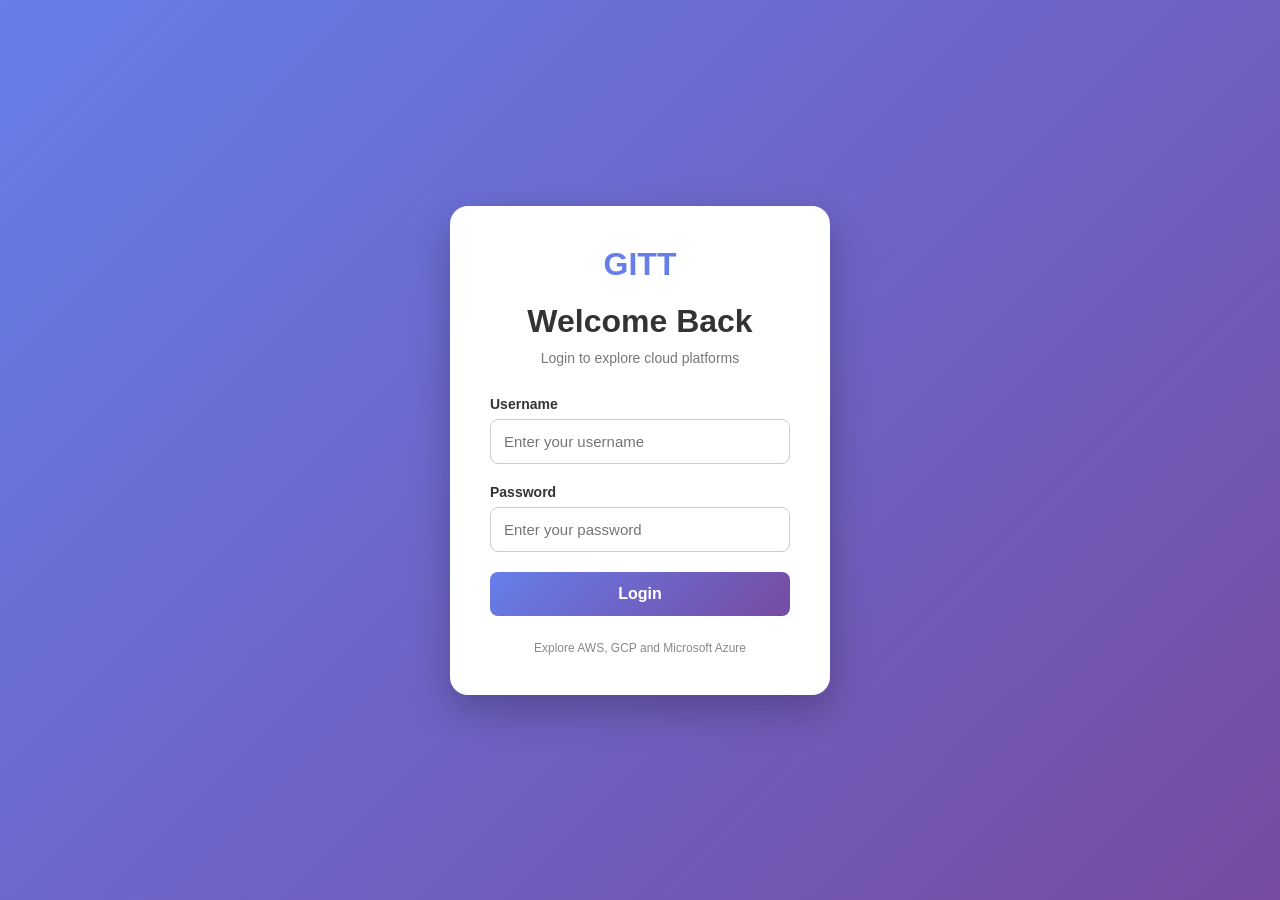
<file: index.html>
<!DOCTYPE html>
<html lang="en">

<head>

    <meta charset="UTF-8">

    <meta name="viewport" content="width=device-width, initial-scale=1.0">

    <title>GITT - Login</title>

    <link rel="stylesheet" href="index.css">

</head>


<body>

    <div class="login-container">

        <div class="login-box">

            <div class="logo">
                GITT
            </div>

            <h1>Welcome Back</h1>

            <p class="subtitle">
                Login to explore cloud platforms
            </p>


            <form onsubmit="login(event)">

                <div class="input-group">

                    <label for="username">
                        Username
                    </label>

                    <input
                        type="text"
                        id="username"
                        placeholder="Enter your username"
                        required
                    >

                </div>


                <div class="input-group">

                    <label for="password">
                        Password
                    </label>

                    <input
                        type="password"
                        id="password"
                        placeholder="Enter your password"
                        required
                    >

                </div>


                <button type="submit">
                    Login
                </button>

            </form>


            <p class="login-info">
                Explore AWS, GCP and Microsoft Azure
            </p>

        </div>

    </div>


    <script src="login.js"></script>

</body>

</html>
</file>
<file: index.css>
* {
    margin: 0;
    padding: 0;
    box-sizing: border-box;
}


body {
    font-family: Arial, sans-serif;

    min-height: 100vh;
}


/* Login background */

.login-container {

    min-height: 100vh;

    display: flex;

    justify-content: center;

    align-items: center;

    background: linear-gradient(
        135deg,
        #667eea,
        #764ba2
    );
}


/* Login box */

.login-box {

    width: 380px;

    padding: 40px;

    background: white;

    border-radius: 18px;

    box-shadow:
        0 15px 40px rgba(0, 0, 0, 0.25);

}


/* Logo */

.logo {

    text-align: center;

    font-size: 32px;

    font-weight: bold;

    color: #667eea;

    margin-bottom: 20px;

}


/* Heading */

.login-box h1 {

    text-align: center;

    color: #333;

    margin-bottom: 10px;

}


/* Subtitle */

.subtitle {

    text-align: center;

    color: #777;

    font-size: 14px;

    margin-bottom: 30px;

}


/* Input group */

.input-group {

    margin-bottom: 20px;

}


/* Labels */

.input-group label {

    display: block;

    margin-bottom: 7px;

    color: #333;

    font-size: 14px;

    font-weight: bold;

}


/* Input */

.input-group input {

    width: 100%;

    padding: 13px;

    border: 1px solid #ccc;

    border-radius: 8px;

    font-size: 15px;

    outline: none;

    transition: 0.3s;

}


/* Input focus */

.input-group input:focus {

    border-color: #667eea;

    box-shadow:
        0 0 6px rgba(102, 126, 234, 0.35);

}


/* Login button */

button {

    width: 100%;

    padding: 13px;

    border: none;

    border-radius: 8px;

    background: linear-gradient(
        135deg,
        #667eea,
        #764ba2
    );

    color: white;

    font-size: 16px;

    font-weight: bold;

    cursor: pointer;

    transition: 0.3s;

}


button:hover {

    transform: translateY(-2px);

    box-shadow:
        0 6px 15px rgba(102, 126, 234, 0.4);

}


/* Bottom information */

.login-info {

    text-align: center;

    margin-top: 25px;

    color: #888;

    font-size: 12px;

}
</file>
<file: about.css>
* {
    margin: 0;
    padding: 0;
    box-sizing: border-box;
}


body {
    font-family: Arial, sans-serif;

    background: #f4f7fb;

    color: #222;
}


/* Navigation */

.navbar {

    height: 70px;

    display: flex;

    align-items: center;

    justify-content: space-between;

    padding: 0 7%;

    background: white;

    box-shadow:
        0 2px 10px rgba(0, 0, 0, 0.08);

}


.logo {

    font-size: 28px;

    font-weight: bold;

    color: #667eea;

}


.nav-links {

    display: flex;

    gap: 30px;

}


.nav-links a {

    text-decoration: none;

    color: #444;

    font-size: 15px;

}


.nav-links a:hover,
.nav-links a.active {

    color: #667eea;

}


/* Hero */

.about-hero {

    text-align: center;

    padding: 70px 20px;

    background:
        linear-gradient(
            135deg,
            #667eea,
            #764ba2
        );

    color: white;

}


.about-icon {

    width: 80px;

    height: 80px;

    margin: 0 auto 20px;

    display: flex;

    align-items: center;

    justify-content: center;

    border-radius: 50%;

    background:
        rgba(255, 255, 255, 0.2);

    font-size: 40px;

}


.about-hero h1 {

    font-size: 42px;

    margin-bottom: 15px;

}


.about-hero p {

    max-width: 700px;

    margin: auto;

    line-height: 1.7;

}


/* Content */

.content-section {

    max-width: 1000px;

    margin: 50px auto;

    padding: 0 20px;

    display: grid;

    grid-template-columns: 1fr 1fr;

    gap: 25px;

}


.content-card {

    background: white;

    padding: 30px;

    border-radius: 15px;

    box-shadow:
        0 7px 20px rgba(0, 0, 0, 0.07);

}


.content-card h2 {

    color: #667eea;

    margin-bottom: 15px;

}


.content-card p {

    color: #666;

    line-height: 1.7;

    margin-bottom: 10px;

}


/* Providers */

.providers {

    text-align: center;

    padding: 40px 20px;

}


.providers h2 {

    margin-bottom: 30px;

}


.provider-container {

    display: flex;

    justify-content: center;

    gap: 25px;

    flex-wrap: wrap;

}


.provider-card {

    width: 250px;

    padding: 30px;

    background: white;

    border-radius: 15px;

    box-shadow:
        0 7px 20px rgba(0, 0, 0, 0.07);

    transition: 0.3s;

}


.provider-card:hover {

    transform: translateY(-7px);

}


.provider-card h3 {

    font-size: 25px;

    margin-bottom: 8px;

}


.provider-card p {

    color: #777;

}


.provider-card.aws h3 {

    color: #ff9900;

}


.provider-card.gcp h3 {

    color: #4285f4;

}


.provider-card.azure h3 {

    color: #0078d4;

}


/* Footer */

footer {

    margin-top: 50px;

    padding: 25px;

    text-align: center;

    background: #222;

    color: #aaa;

}


/* Responsive */

@media (max-width: 700px) {

    .content-section {

        grid-template-columns: 1fr;

    }


    .about-hero h1 {

        font-size: 32px;

    }


    .navbar {

        padding: 0 5%;

    }


    .nav-links {

        gap: 12px;

    }

}
</file>
<file: home_page.css>
* {
    margin: 0;
    padding: 0;
    box-sizing: border-box;
}

body {
    font-family: Arial, sans-serif;
    background: #f4f7fb;
    color: #222;
}


/* =========================
   NAVIGATION BAR
========================= */

.navbar {
    height: 70px;

    display: flex;
    align-items: center;
    justify-content: space-between;

    padding: 0 7%;

    background: white;

    box-shadow: 0 2px 10px rgba(0, 0, 0, 0.08);
}

.logo {
    font-size: 28px;
    font-weight: bold;
    color: #667eea;
}

.nav-links {
    display: flex;
    gap: 30px;
}

.nav-links a {
    text-decoration: none;
    color: #444;

    font-size: 15px;
    font-weight: 500;

    transition: 0.3s;
}

.nav-links a:hover {
    color: #667eea;
}


/* =========================
   HERO SECTION
========================= */

.hero {
    text-align: center;

    padding: 60px 20px 35px;
}

.hero h1 {
    font-size: 40px;
    margin-bottom: 12px;
}

.hero p {
    color: #777;
    font-size: 17px;
}


/* =========================
   CLOUD CONTAINER
========================= */

.cloud-container {
    display: flex;
    justify-content: center;
    align-items: flex-start;

    gap: 25px;

    padding: 20px 5% 60px;
}


/* =========================
   CLOUD CARD
========================= */

.cloud-card {
    width: 360px;

    padding: 30px 25px;

    background: white;

    border-radius: 16px;

    text-align: center;

    box-shadow: 0 8px 25px rgba(0, 0, 0, 0.08);

    transition: 0.3s;
}

.cloud-card:hover {
    transform: translateY(-8px);

    box-shadow: 0 15px 35px rgba(0, 0, 0, 0.15);
}


/* =========================
   CLOUD ICON
========================= */

.cloud-icon {
    width: 80px;
    height: 80px;

    margin: 0 auto 20px;

    display: flex;
    align-items: center;
    justify-content: center;

    border-radius: 50%;

    color: white;

    font-size: 21px;
    font-weight: bold;
}

.aws {
    background: #ff9900;
}

.gcp {
    background: #4285f4;
}

.azure {
    background: #0078d4;
}


/* =========================
   CARD TEXT
========================= */

.cloud-card h2 {
    font-size: 21px;

    margin-bottom: 12px;
}

.description {
    color: #777;

    line-height: 1.5;

    font-size: 14px;

    min-height: 65px;
}


/* =========================
   SERVICES TITLE
========================= */

.cloud-card h3 {
    text-align: left;

    margin: 20px 0 12px;

    font-size: 16px;

    color: #333;
}


/* =========================
   SERVICES
========================= */

.services {
    display: grid;

    grid-template-columns: 1fr 1fr;

    gap: 10px;

    margin-bottom: 25px;
}


/* Individual service */

.service {
    padding: 12px 8px;

    background: #f5f6fa;

    border-radius: 8px;

    text-align: left;

    transition: 0.2s;
}

.service:hover {
    background: #eef0ff;
}


/* Service name */

.service strong {
    display: block;

    font-size: 13px;

    color: #333;

    margin-bottom: 4px;
}


/* Service description */

.service span {
    font-size: 11px;

    color: #888;
}


/* =========================
   BUTTON
========================= */

.cloud-card button {
    width: 100%;

    padding: 12px;

    border: none;

    border-radius: 8px;

    background: #667eea;

    color: white;

    font-size: 15px;

    font-weight: bold;

    cursor: pointer;

    transition: 0.3s;
}

.cloud-card button:hover {
    background: #5568d9;

    transform: scale(1.02);
}


/* =========================
   RESPONSIVE
========================= */

@media (max-width: 1100px) {

    .cloud-container {
        flex-wrap: wrap;
    }

}

@media (max-width: 600px) {

    .hero h1 {
        font-size: 30px;
    }

    .navbar {
        padding: 0 5%;
    }

    .nav-links {
        gap: 12px;
    }

    .cloud-card {
        width: 95%;
    }

}
</file>
